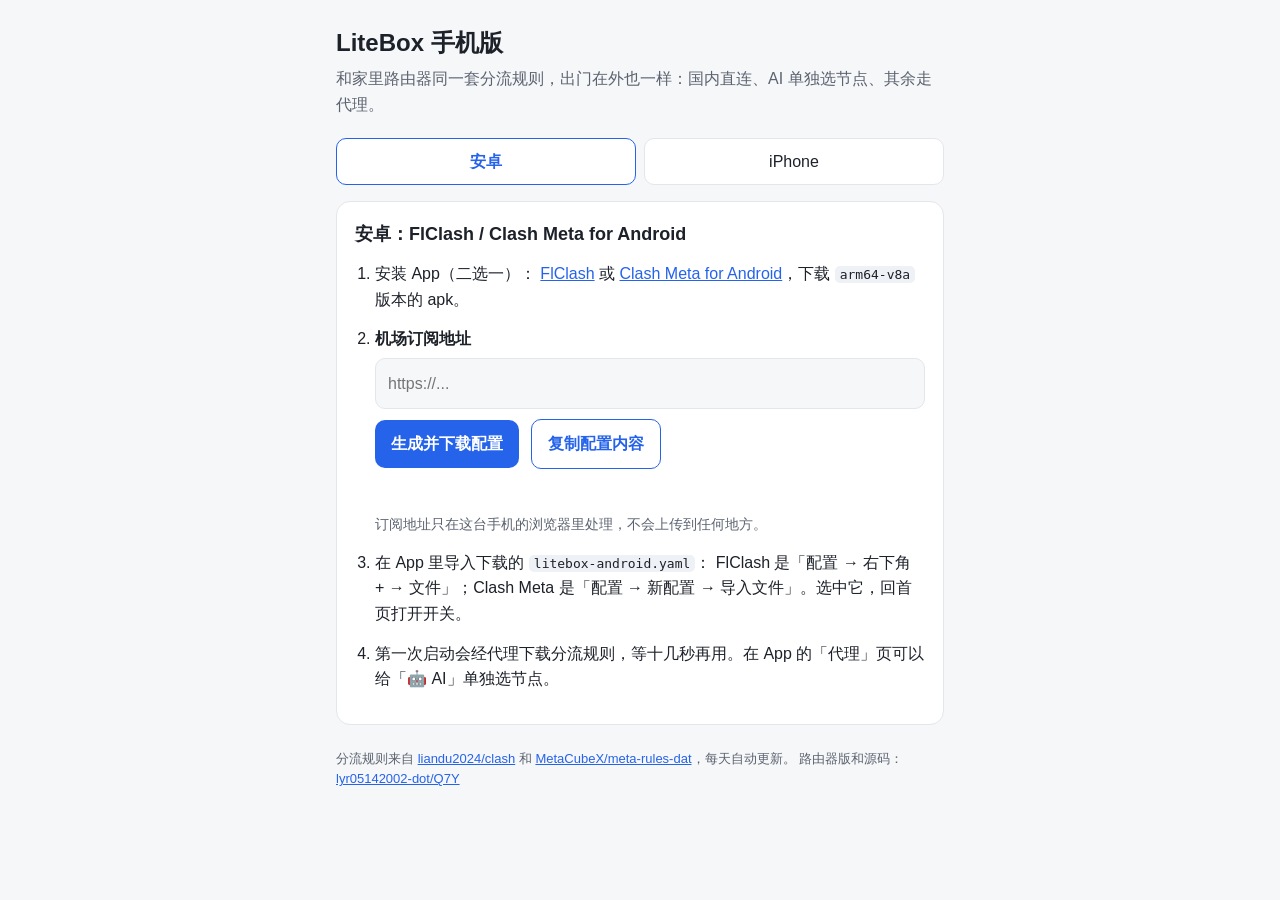
<file: docs/index.html>
<!doctype html>
<html lang="zh-CN">
<head>
<meta charset="utf-8">
<meta name="viewport" content="width=device-width, initial-scale=1">
<title>LiteBox 手机版</title>
<meta name="description" content="生成和路由器同一套分流规则的手机配置：安卓 FlClash / Clash Meta，iPhone Shadowrocket">
<style>
  :root {
    --bg: #f6f7f9; --card: #ffffff; --text: #1d2129; --muted: #5c6370; --line: #e3e6eb;
    --accent: #2563eb; --accent-text: #ffffff; --ok: #15803d; --err: #b91c1c; --code: #eef1f5;
  }
  @media (prefers-color-scheme: dark) {
    :root:not([data-theme="light"]) {
      --bg: #111316; --card: #1b1e23; --text: #e6e8eb; --muted: #9aa1ab; --line: #2c3037;
      --accent: #5b8cff; --accent-text: #0b0d10; --ok: #4ade80; --err: #f87171; --code: #23272e;
    }
  }
  :root[data-theme="dark"] {
    --bg: #111316; --card: #1b1e23; --text: #e6e8eb; --muted: #9aa1ab; --line: #2c3037;
    --accent: #5b8cff; --accent-text: #0b0d10; --ok: #4ade80; --err: #f87171; --code: #23272e;
  }
  * { box-sizing: border-box; }
  body {
    margin: 0; background: var(--bg); color: var(--text);
    font: 16px/1.6 -apple-system, BlinkMacSystemFont, "PingFang SC", "Microsoft YaHei", "Noto Sans SC", sans-serif;
  }
  main { max-width: 640px; margin: 0 auto; padding: 24px 16px 48px; }
  h1 { font-size: 24px; margin: 0 0 4px; }
  .lead { color: var(--muted); margin: 0 0 20px; }
  .tabs { display: flex; gap: 8px; margin-bottom: 16px; }
  .tab {
    flex: 1; padding: 10px; border: 1px solid var(--line); border-radius: 10px; background: var(--card);
    color: var(--text); font: inherit; cursor: pointer;
  }
  .tab[aria-selected="true"] { border-color: var(--accent); color: var(--accent); font-weight: 600; }
  section.card { background: var(--card); border: 1px solid var(--line); border-radius: 14px; padding: 18px; }
  section.card[hidden] { display: none; }
  h2 { font-size: 18px; margin: 0 0 12px; }
  ol { padding-left: 20px; margin: 0; }
  li { margin: 0 0 14px; }
  label { display: block; font-weight: 600; margin-bottom: 6px; }
  input[type="url"] {
    width: 100%; padding: 12px; border: 1px solid var(--line); border-radius: 10px;
    background: var(--bg); color: var(--text); font: inherit;
  }
  .btn {
    display: inline-block; margin: 10px 8px 0 0; padding: 11px 16px; border: 0; border-radius: 10px;
    background: var(--accent); color: var(--accent-text); font: inherit; font-weight: 600; text-decoration: none; cursor: pointer;
  }
  .btn.secondary { background: transparent; color: var(--accent); border: 1px solid var(--accent); }
  .msg { min-height: 1.6em; margin-top: 8px; font-size: 14px; }
  .msg.ok { color: var(--ok); } .msg.err { color: var(--err); }
  .note { color: var(--muted); font-size: 14px; }
  code { background: var(--code); padding: 1px 5px; border-radius: 5px; font-size: 13px; white-space: nowrap; }
  a { color: var(--accent); }
  footer { margin-top: 24px; color: var(--muted); font-size: 13px; }
</style>
</head>
<body>
<main>
  <h1>LiteBox 手机版</h1>
  <p class="lead">和家里路由器同一套分流规则，出门在外也一样：国内直连、AI 单独选节点、其余走代理。</p>

  <div class="tabs" role="tablist">
    <button class="tab" role="tab" id="tab-android" aria-controls="android" aria-selected="true">安卓</button>
    <button class="tab" role="tab" id="tab-ios" aria-controls="ios" aria-selected="false">iPhone</button>
  </div>

  <section class="card" id="android" role="tabpanel" aria-labelledby="tab-android">
    <h2>安卓：FlClash / Clash Meta for Android</h2>
    <ol>
      <li>安装 App（二选一）：
        <a href="https://github.com/chen08209/FlClash/releases/latest">FlClash</a> 或
        <a href="https://github.com/MetaCubeX/ClashMetaForAndroid/releases/latest">Clash Meta for Android</a>，下载 <code>arm64-v8a</code> 版本的 apk。</li>
      <li>
        <label for="sub">机场订阅地址</label>
        <input type="url" id="sub" placeholder="https://..." autocomplete="off" autocapitalize="off" spellcheck="false">
        <button class="btn" id="gen">生成并下载配置</button>
        <button class="btn secondary" id="copy-yaml">复制配置内容</button>
        <div class="msg" id="msg" role="status"></div>
        <p class="note">订阅地址只在这台手机的浏览器里处理，不会上传到任何地方。</p>
      </li>
      <li>在 App 里导入下载的 <code>litebox-android.yaml</code>：
        FlClash 是「配置 → 右下角 + → 文件」；Clash Meta 是「配置 → 新配置 → 导入文件」。选中它，回首页打开开关。</li>
      <li>第一次启动会经代理下载分流规则，等十几秒再用。在 App 的「代理」页可以给「🤖 AI」单独选节点。</li>
    </ol>
  </section>

  <section class="card" id="ios" role="tabpanel" aria-labelledby="tab-ios" hidden>
    <h2>iPhone：Shadowrocket</h2>
    <ol>
      <li>在 App Store（非中国大陆区账号）安装 Shadowrocket。</li>
      <li>Shadowrocket 首页右上角 <code>+</code>，类型选 <code>Subscribe</code>，填机场订阅地址并保存。</li>
      <li>导入 LiteBox 规则配置：
        <br><a class="btn" id="sr-import" href="#">一键导入 Shadowrocket</a>
        <button class="btn secondary" id="copy-sr">复制配置地址</button>
        <div class="msg" id="msg-ios" role="status"></div>
        <p class="note">一键导入没反应时：复制地址，在 Shadowrocket「配置 → 右上角 +」粘贴下载。</p></li>
      <li>在「配置」页点刚下载的 <code>shadowrocket.conf</code> →「使用配置」，回首页「全局路由」选「配置」，打开开关。</li>
    </ol>
  </section>

  <footer>
    分流规则来自 <a href="https://github.com/liandu2024/clash">liandu2024/clash</a> 和
    <a href="https://github.com/MetaCubeX/meta-rules-dat">MetaCubeX/meta-rules-dat</a>，每天自动更新。
    路由器版和源码：<a href="https://github.com/lyr05142002-dot/Q7Y">lyr05142002-dot/Q7Y</a>
  </footer>
</main>
<script>
(function () {
  var SR_CONF = "https://raw.githubusercontent.com/lyr05142002-dot/Q7Y/main/docs/mobile/shadowrocket.conf";
  var tabs = document.querySelectorAll(".tab");
  function show(id) {
    tabs.forEach(function (t) {
      var on = t.getAttribute("aria-controls") === id;
      t.setAttribute("aria-selected", on ? "true" : "false");
      document.getElementById(t.getAttribute("aria-controls")).hidden = !on;
    });
  }
  tabs.forEach(function (t) { t.addEventListener("click", function () { show(t.getAttribute("aria-controls")); }); });
  if (/iPhone|iPad|iPod/.test(navigator.userAgent)) show("ios");

  var msg = document.getElementById("msg");
  function say(el, text, ok) { el.textContent = text; el.className = "msg " + (ok ? "ok" : "err"); }

  function copy(text, el, done) {
    function fallback() {
      var ta = document.createElement("textarea");
      ta.value = text; document.body.appendChild(ta); ta.select();
      try { document.execCommand("copy"); say(el, done, true); } catch (e) { say(el, "复制失败，请手动复制。", false); }
      document.body.removeChild(ta);
    }
    if (navigator.clipboard && window.isSecureContext) {
      navigator.clipboard.writeText(text).then(function () { say(el, done, true); }, fallback);
    } else { fallback(); }
  }

  function build() {
    var sub = document.getElementById("sub").value.trim();
    if (!/^https?:\/\/\S+$/i.test(sub)) {
      say(msg, "请填完整的订阅地址（以 http:// 或 https:// 开头）。", false);
      return Promise.reject();
    }
    return fetch("mobile/android.yaml", { cache: "no-cache" }).then(function (r) {
      if (!r.ok) throw new Error(r.status);
      return r.text();
    }).then(function (tpl) {
      // YAML 单引号字符串里的单引号写成两个
      return tpl.split("__SUB_URL__").join(sub.replace(/'/g, "''"));
    }).catch(function (e) {
      if (e) say(msg, "读取配置模板失败，请检查网络后重试。", false);
      throw e;
    });
  }

  document.getElementById("gen").addEventListener("click", function () {
    build().then(function (yaml) {
      var a = document.createElement("a");
      a.href = URL.createObjectURL(new Blob([yaml], { type: "application/x-yaml" }));
      a.download = "litebox-android.yaml";
      document.body.appendChild(a); a.click(); document.body.removeChild(a);
      setTimeout(function () { URL.revokeObjectURL(a.href); }, 10000);
      say(msg, "已生成 litebox-android.yaml，去 App 里导入。", true);
    }, function () {});
  });
  document.getElementById("copy-yaml").addEventListener("click", function () {
    build().then(function (yaml) {
      copy(yaml, msg, "已复制。也可以在 App 里新建配置后粘贴。");
    }, function () {});
  });

  document.getElementById("sr-import").href = "shadowrocket://config/add/" + SR_CONF;
  document.getElementById("copy-sr").addEventListener("click", function () {
    copy(SR_CONF, document.getElementById("msg-ios"), "已复制配置地址。");
  });
})();
</script>
</body>
</html>
</file>
